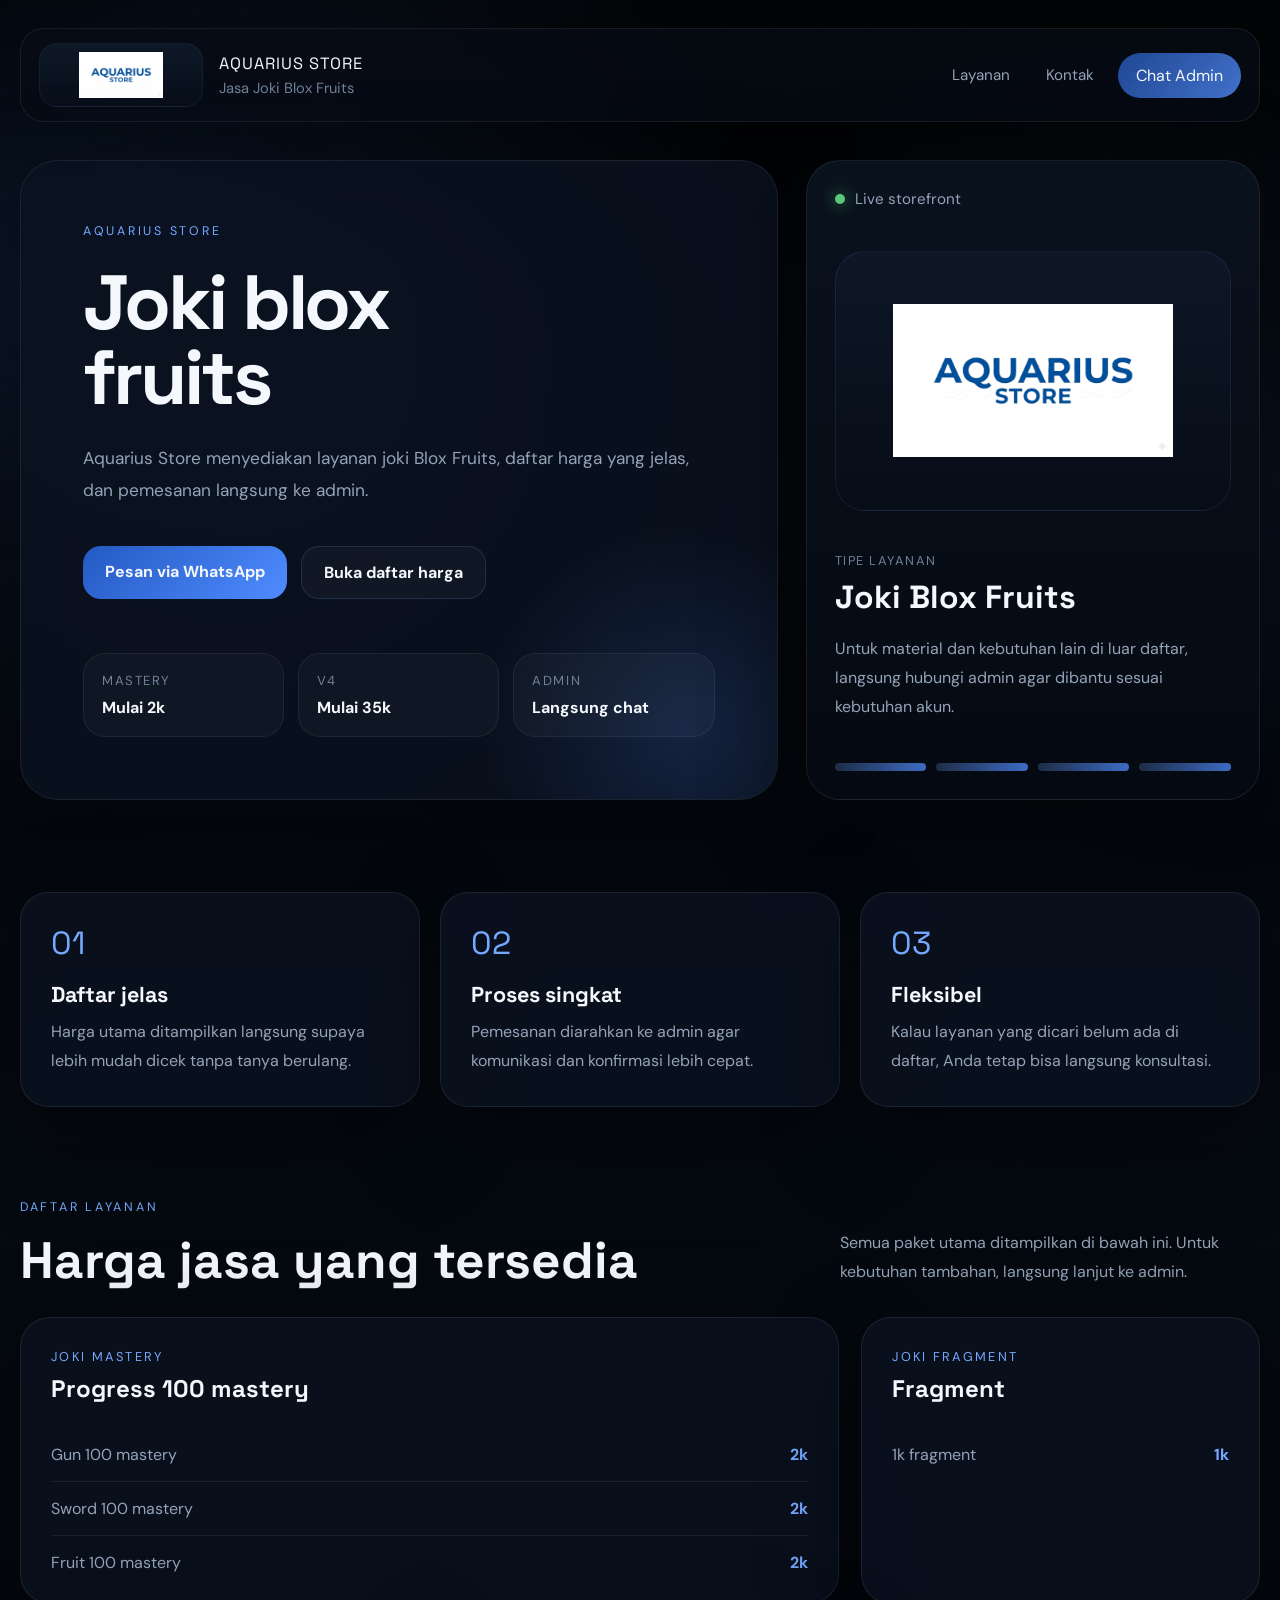
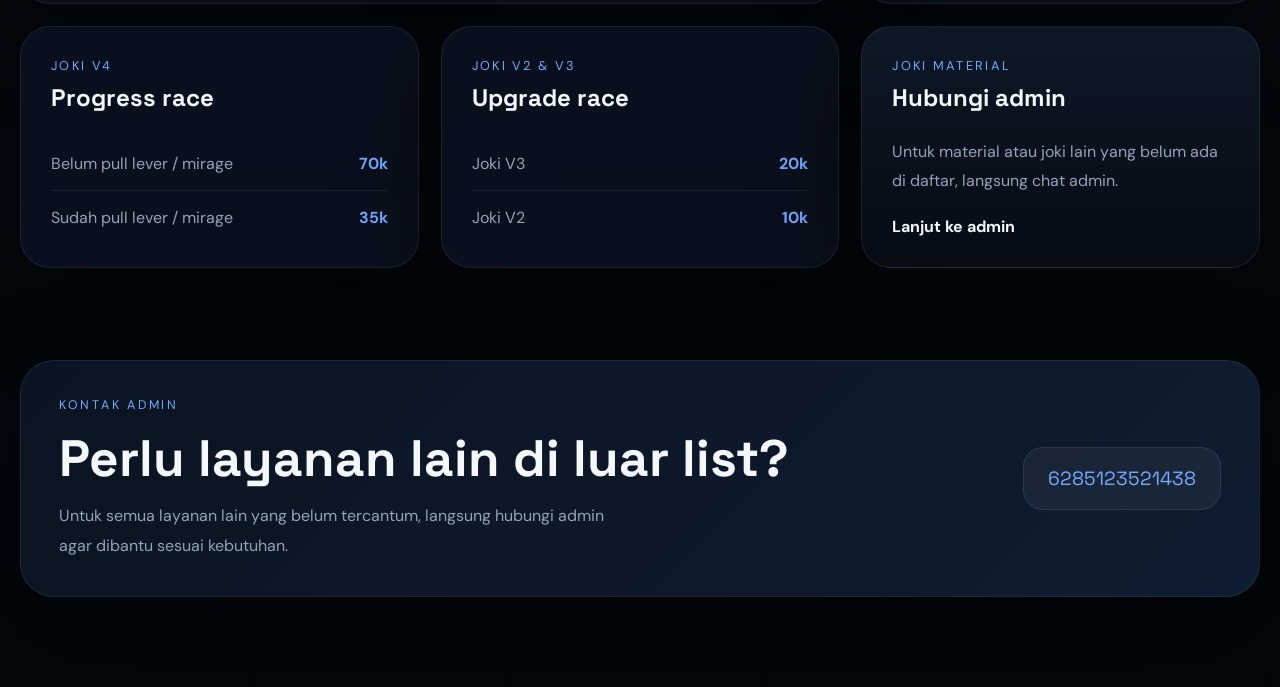
<file: index.html>
<!DOCTYPE html>
<html lang="id">
<head>
  <meta charset="UTF-8">
  <meta name="viewport" content="width=device-width, initial-scale=1.0">
  <title>Aquarius Store</title>
  <meta name="description" content="Aquarius Store menyediakan jasa joki Blox Fruits dengan tampilan gelap modern dan pemesanan langsung ke admin.">
  <link rel="preconnect" href="https://fonts.googleapis.com">
  <link rel="preconnect" href="https://fonts.gstatic.com" crossorigin>
  <link href="https://fonts.googleapis.com/css2?family=DM+Sans:wght@400;500;700;800&family=Space+Grotesk:wght@500;700&display=swap" rel="stylesheet">
  <link rel="stylesheet" href="style.css">
</head>
<body>
  <div class="ambient ambient-one"></div>
  <div class="ambient ambient-two"></div>

  <div class="page-shell">
    <header class="masthead">
      <nav class="topbar">
        <a class="brand-lockup" href="#home">
          <img class="brand-logo" src="aquarius.png" alt="Logo Aquarius Store">
          <div class="brand-copy">
            <span class="brand-name">Aquarius Store</span>
            <span class="brand-subtitle">Jasa Joki Blox Fruits</span>
          </div>
        </a>

        <div class="topbar-actions">
          <a class="mini-link" href="#catalog">Layanan</a>
          <a class="mini-link" href="#contact">Kontak</a>
          <a class="cta-pill" href="https://wa.me/6285123521438" target="_blank" rel="noreferrer">Chat Admin</a>
        </div>
      </nav>

      <section class="hero-panel" id="home">
        <div class="hero-left">
          <p class="section-tag">Aquarius Store</p>
          <h1>Joki blox fruits</h1>
          <p class="hero-description">
            Aquarius Store menyediakan layanan joki Blox Fruits,
            daftar harga yang jelas, dan pemesanan langsung ke admin.
          </p>

          <div class="hero-buttons">
            <a class="primary-action" href="https://wa.me/6285123521438" target="_blank" rel="noreferrer">Pesan via WhatsApp</a>
            <a class="ghost-action" href="#catalog">Buka daftar harga</a>
          </div>

          <div class="hero-metrics">
            <article class="metric-card">
              <span class="metric-label">Mastery</span>
              <strong>Mulai 2k</strong>
            </article>
            <article class="metric-card">
              <span class="metric-label">V4</span>
              <strong>Mulai 35k</strong>
            </article>
            <article class="metric-card">
              <span class="metric-label">Admin</span>
              <strong>Langsung chat</strong>
            </article>
          </div>
        </div>

        <div class="hero-right">
          <div class="showcase-card">
            <div class="showcase-top">
              <span class="status-dot"></span>
              <p>Live storefront</p>
            </div>

            <div class="logo-frame">
              <img src="aquarius.png" alt="Logo Aquarius Store">
            </div>

            <div class="showcase-info">
              <div>
                <p class="info-label">Tipe layanan</p>
                <h2>Joki Blox Fruits</h2>
              </div>
              <p class="info-text">
                Untuk material dan kebutuhan lain di luar daftar, langsung hubungi admin agar dibantu sesuai kebutuhan akun.
              </p>
            </div>

            <div class="signal-bars">
              <span></span>
              <span></span>
              <span></span>
              <span></span>
            </div>
          </div>
        </div>
      </section>
    </header>

    <main>
      <section class="value-strip">
        <article class="value-card">
          <p class="value-number">01</p>
          <h3>Daftar jelas</h3>
          <p>Harga utama ditampilkan langsung supaya lebih mudah dicek tanpa tanya berulang.</p>
        </article>
        <article class="value-card">
          <p class="value-number">02</p>
          <h3>Proses singkat</h3>
          <p>Pemesanan diarahkan ke admin agar komunikasi dan konfirmasi lebih cepat.</p>
        </article>
        <article class="value-card">
          <p class="value-number">03</p>
          <h3>Fleksibel</h3>
          <p>Kalau layanan yang dicari belum ada di daftar, Anda tetap bisa langsung konsultasi.</p>
        </article>
      </section>

      <section class="catalog-section" id="catalog">
        <div class="catalog-head">
          <div>
            <p class="section-tag">Daftar Layanan</p>
            <h2>Harga jasa yang tersedia</h2>
          </div>
          <p class="catalog-copy">
            Semua paket utama ditampilkan di bawah ini. Untuk kebutuhan tambahan, langsung lanjut ke admin.
          </p>
        </div>

        <div class="catalog-grid">
          <article class="catalog-card wide-card">
            <div class="catalog-title">
              <p>Joki Mastery</p>
              <h3>Progress 100 mastery</h3>
            </div>
            <ul class="price-list">
              <li><span>Gun 100 mastery</span><strong>2k</strong></li>
              <li><span>Sword 100 mastery</span><strong>2k</strong></li>
              <li><span>Fruit 100 mastery</span><strong>2k</strong></li>
            </ul>
          </article>

          <article class="catalog-card compact-card">
            <div class="catalog-title">
              <p>Joki Fragment</p>
              <h3>Fragment</h3>
            </div>
            <ul class="price-list">
              <li><span>1k fragment</span><strong>1k</strong></li>
            </ul>
          </article>

          <article class="catalog-card">
            <div class="catalog-title">
              <p>Joki V4</p>
              <h3>Progress race</h3>
            </div>
            <ul class="price-list">
              <li><span>Belum pull lever / mirage</span><strong>70k</strong></li>
              <li><span>Sudah pull lever / mirage</span><strong>35k</strong></li>
            </ul>
          </article>

          <article class="catalog-card">
            <div class="catalog-title">
              <p>Joki V2 & V3</p>
              <h3>Upgrade race</h3>
            </div>
            <ul class="price-list">
              <li><span>Joki V3</span><strong>20k</strong></li>
              <li><span>Joki V2</span><strong>10k</strong></li>
            </ul>
          </article>

          <article class="catalog-card support-card">
            <div class="catalog-title">
              <p>Joki Material</p>
              <h3>Hubungi admin</h3>
            </div>
            <p class="support-copy">Untuk material atau joki lain yang belum ada di daftar, langsung chat admin.</p>
            <a class="support-link" href="https://wa.me/6285123521438" target="_blank" rel="noreferrer">Lanjut ke admin</a>
          </article>
        </div>
      </section>

      <section class="contact-banner" id="contact">
        <div class="contact-copy">
          <p class="section-tag">Kontak Admin</p>
          <h2>Perlu layanan lain di luar list?</h2>
          <p>
            Untuk semua layanan lain yang belum tercantum, langsung hubungi admin agar dibantu sesuai kebutuhan.
          </p>
        </div>

        <a class="contact-number" href="https://wa.me/6285123521438" target="_blank" rel="noreferrer">
          6285123521438
        </a>
      </section>
    </main>
  </div>
</body>
</html>
</file>
<file: style.css>
:root {
  --bg: #04070b;
  --bg-soft: #0a1220;
  --panel: rgba(11, 18, 31, 0.88);
  --panel-strong: rgba(7, 13, 24, 0.96);
  --line: rgba(111, 158, 255, 0.16);
  --line-soft: rgba(255, 255, 255, 0.08);
  --text-main: #f4f7fb;
  --text-soft: #94a3b8;
  --text-dim: #6f8098;
  --blue: #4f8cff;
  --blue-strong: #75a8ff;
  --shadow: 0 30px 100px rgba(0, 0, 0, 0.45);
}

* {
  box-sizing: border-box;
}

html {
  scroll-behavior: smooth;
}

body {
  margin: 0;
  min-height: 100vh;
  font-family: "DM Sans", sans-serif;
  color: var(--text-main);
  background:
    radial-gradient(circle at 18% 14%, rgba(79, 140, 255, 0.14), transparent 24%),
    radial-gradient(circle at 86% 18%, rgba(117, 168, 255, 0.08), transparent 18%),
    linear-gradient(180deg, #020406 0%, #050a11 48%, #03060a 100%);
  overflow-x: hidden;
}

body::before {
  content: "";
  position: fixed;
  inset: 0;
  background:
    linear-gradient(rgba(255, 255, 255, 0.02) 1px, transparent 1px),
    linear-gradient(90deg, rgba(255, 255, 255, 0.02) 1px, transparent 1px);
  background-size: 48px 48px;
  mask-image: linear-gradient(to bottom, rgba(0, 0, 0, 0.45), transparent 90%);
  pointer-events: none;
}

.ambient {
  position: fixed;
  border-radius: 999px;
  filter: blur(90px);
  opacity: 0.45;
  pointer-events: none;
}

.ambient-one {
  width: 320px;
  height: 320px;
  left: -90px;
  top: 120px;
  background: rgba(43, 90, 175, 0.22);
}

.ambient-two {
  width: 360px;
  height: 360px;
  right: -120px;
  top: 380px;
  background: rgba(18, 55, 121, 0.22);
}

.page-shell {
  width: min(1260px, calc(100% - 40px));
  margin: 0 auto;
  padding: 28px 0 90px;
  position: relative;
}

.masthead {
  margin-bottom: 92px;
}

.topbar {
  display: flex;
  align-items: center;
  justify-content: space-between;
  gap: 18px;
  margin-bottom: 38px;
  padding: 14px 18px;
  background: rgba(7, 12, 21, 0.72);
  border: 1px solid var(--line-soft);
  border-radius: 24px;
  backdrop-filter: blur(16px);
  box-shadow: var(--shadow);
}

.brand-lockup {
  display: flex;
  align-items: center;
  gap: 16px;
  color: inherit;
  text-decoration: none;
}

.brand-logo {
  width: 164px;
  height: 64px;
  object-fit: contain;
  padding: 8px 10px;
  border-radius: 18px;
  background: linear-gradient(180deg, rgba(14, 24, 39, 0.98), rgba(8, 15, 27, 0.98));
  border: 1px solid rgba(117, 168, 255, 0.08);
}

.brand-copy {
  display: flex;
  flex-direction: column;
  gap: 4px;
}

.brand-name {
  font-family: "Space Grotesk", sans-serif;
  font-size: 1.02rem;
  letter-spacing: 0.06em;
  text-transform: uppercase;
}

.brand-subtitle {
  color: var(--text-dim);
  font-size: 0.92rem;
}

.topbar-actions {
  display: flex;
  align-items: center;
  gap: 12px;
  flex-wrap: wrap;
}

.mini-link,
.cta-pill,
.primary-action,
.ghost-action,
.support-link,
.contact-number {
  text-decoration: none;
}

.mini-link {
  color: var(--text-soft);
  font-size: 0.95rem;
  padding: 10px 12px;
}

.cta-pill {
  color: var(--text-main);
  padding: 12px 18px;
  border-radius: 999px;
  background: linear-gradient(135deg, rgba(32, 75, 155, 0.95), rgba(71, 119, 213, 0.95));
}

.hero-panel {
  display: grid;
  grid-template-columns: minmax(0, 1.25fr) minmax(320px, 0.75fr);
  gap: 28px;
}

.hero-left,
.showcase-card,
.value-card,
.catalog-card,
.contact-banner {
  border: 1px solid var(--line-soft);
  background: var(--panel);
  box-shadow: var(--shadow);
  backdrop-filter: blur(20px);
}

.hero-left {
  border-radius: 38px;
  padding: 62px;
  min-height: 640px;
  display: flex;
  flex-direction: column;
  justify-content: space-between;
  position: relative;
  overflow: hidden;
}

.hero-left::after {
  content: "";
  position: absolute;
  width: 420px;
  height: 420px;
  right: -120px;
  bottom: -140px;
  border-radius: 50%;
  background: radial-gradient(circle, rgba(79, 140, 255, 0.16), transparent 68%);
}

.section-tag {
  margin: 0 0 20px;
  color: var(--blue-strong);
  font-size: 0.78rem;
  text-transform: uppercase;
  letter-spacing: 0.22em;
}

h1,
h2,
h3 {
  margin-top: 0;
}

h1 {
  margin-bottom: 22px;
  max-width: 10ch;
  font-family: "Space Grotesk", sans-serif;
  font-size: clamp(3.2rem, 6vw, 6rem);
  line-height: 0.98;
  letter-spacing: -0.04em;
}

.hero-description {
  max-width: 58ch;
  margin: 0 0 34px;
  color: var(--text-soft);
  font-size: 1.08rem;
  line-height: 1.85;
}

.hero-buttons {
  display: flex;
  gap: 14px;
  flex-wrap: wrap;
  margin-bottom: 48px;
}

.primary-action,
.ghost-action {
  padding: 15px 22px;
  border-radius: 18px;
  font-weight: 700;
}

.primary-action {
  color: var(--text-main);
  background: linear-gradient(135deg, #2459c2, #4f8cff);
}

.ghost-action {
  color: var(--text-main);
  border: 1px solid rgba(117, 168, 255, 0.16);
  background: rgba(255, 255, 255, 0.03);
}

.hero-metrics {
  display: grid;
  grid-template-columns: repeat(3, 1fr);
  gap: 14px;
  position: relative;
  z-index: 1;
}

.metric-card {
  padding: 18px;
  border-radius: 22px;
  background: rgba(255, 255, 255, 0.03);
  border: 1px solid rgba(255, 255, 255, 0.06);
}

.metric-label {
  display: block;
  margin-bottom: 8px;
  color: var(--text-dim);
  font-size: 0.82rem;
  text-transform: uppercase;
  letter-spacing: 0.12em;
}

.metric-card strong {
  font-size: 1rem;
}

.hero-right {
  display: flex;
}

.showcase-card {
  width: 100%;
  border-radius: 34px;
  padding: 28px;
  min-height: 640px;
  display: flex;
  flex-direction: column;
  justify-content: space-between;
  background:
    linear-gradient(180deg, rgba(10, 18, 30, 0.98), rgba(5, 10, 18, 0.98));
}

.showcase-top {
  display: flex;
  align-items: center;
  gap: 10px;
  color: var(--text-soft);
  font-size: 0.95rem;
}

.showcase-top p {
  margin: 0;
}

.status-dot {
  width: 10px;
  height: 10px;
  border-radius: 50%;
  background: #59c777;
  box-shadow: 0 0 16px rgba(89, 199, 119, 0.7);
}

.logo-frame {
  min-height: 260px;
  display: grid;
  place-items: center;
  padding: 24px;
  border-radius: 30px;
  border: 1px solid rgba(117, 168, 255, 0.1);
  background:
    linear-gradient(180deg, rgba(14, 24, 39, 0.95), rgba(7, 13, 24, 0.98));
}

.logo-frame img {
  width: min(100%, 280px);
  height: auto;
  object-fit: contain;
}

.showcase-info {
  display: grid;
  gap: 18px;
}

.info-label {
  margin: 0 0 8px;
  color: var(--text-dim);
  font-size: 0.8rem;
  letter-spacing: 0.12em;
  text-transform: uppercase;
}

.showcase-info h2 {
  margin-bottom: 0;
  font-family: "Space Grotesk", sans-serif;
  font-size: 2rem;
}

.info-text {
  margin: 0;
  color: var(--text-soft);
  line-height: 1.8;
}

.signal-bars {
  display: grid;
  grid-template-columns: repeat(4, 1fr);
  gap: 10px;
}

.signal-bars span {
  height: 8px;
  border-radius: 999px;
  background: linear-gradient(90deg, rgba(117, 168, 255, 0.22), rgba(79, 140, 255, 0.75));
}

.value-strip {
  display: grid;
  grid-template-columns: repeat(3, 1fr);
  gap: 20px;
  margin-bottom: 92px;
}

.value-card {
  padding: 30px;
  border-radius: 28px;
}

.value-number {
  margin: 0 0 18px;
  color: var(--blue-strong);
  font-family: "Space Grotesk", sans-serif;
  font-size: 2rem;
}

.value-card h3 {
  margin-bottom: 10px;
  font-family: "Space Grotesk", sans-serif;
  font-size: 1.35rem;
}

.value-card p:last-child {
  margin: 0;
  color: var(--text-soft);
  line-height: 1.8;
}

.catalog-section {
  margin-bottom: 92px;
}

.catalog-head {
  display: flex;
  justify-content: space-between;
  align-items: end;
  gap: 24px;
  margin-bottom: 30px;
}

.catalog-head h2,
.contact-copy h2 {
  margin-bottom: 0;
  font-family: "Space Grotesk", sans-serif;
  font-size: clamp(2.1rem, 4vw, 3.4rem);
  line-height: 1.02;
}

.catalog-copy {
  max-width: 420px;
  margin: 0;
  color: var(--text-soft);
  line-height: 1.8;
}

.catalog-grid {
  display: grid;
  grid-template-columns: repeat(3, minmax(0, 1fr));
  gap: 22px;
}

.catalog-card {
  border-radius: 30px;
  padding: 30px;
}

.wide-card {
  grid-column: span 2;
}

.support-card {
  background:
    linear-gradient(180deg, rgba(14, 24, 39, 0.98), rgba(6, 11, 20, 0.98));
}

.catalog-title p {
  margin: 0 0 8px;
  color: var(--blue-strong);
  font-size: 0.8rem;
  text-transform: uppercase;
  letter-spacing: 0.18em;
}

.catalog-title h3 {
  margin-bottom: 24px;
  font-family: "Space Grotesk", sans-serif;
  font-size: 1.5rem;
}

.price-list {
  list-style: none;
  padding: 0;
  margin: 0;
}

.price-list li {
  display: flex;
  justify-content: space-between;
  gap: 16px;
  padding: 16px 0;
  border-bottom: 1px solid rgba(255, 255, 255, 0.07);
}

.price-list li:last-child {
  border-bottom: 0;
  padding-bottom: 0;
}

.price-list span {
  color: var(--text-soft);
}

.price-list strong {
  color: var(--blue-strong);
}

.support-copy {
  margin: 0 0 20px;
  color: var(--text-soft);
  line-height: 1.85;
}

.support-link {
  color: var(--text-main);
  font-weight: 700;
}

.contact-banner {
  display: flex;
  justify-content: space-between;
  align-items: center;
  gap: 28px;
  padding: 36px 38px;
  border-radius: 34px;
  background:
    linear-gradient(135deg, rgba(10, 20, 34, 0.98), rgba(15, 30, 50, 0.96));
}

.contact-copy p:last-child {
  max-width: 560px;
  margin: 16px 0 0;
  color: var(--text-soft);
  line-height: 1.85;
}

.contact-number {
  flex-shrink: 0;
  padding: 18px 24px;
  border-radius: 20px;
  background: rgba(255, 255, 255, 0.05);
  border: 1px solid rgba(117, 168, 255, 0.14);
  color: var(--blue-strong);
  font-family: "Space Grotesk", sans-serif;
  font-size: 1.2rem;
}

@media (max-width: 1080px) {
  .hero-panel,
  .value-strip,
  .catalog-grid,
  .catalog-head,
  .contact-banner {
    grid-template-columns: 1fr;
  }

  .hero-panel,
  .value-strip,
  .catalog-grid {
    display: grid;
  }

  .hero-panel {
    gap: 22px;
  }

  .wide-card {
    grid-column: span 1;
  }

  .catalog-head,
  .contact-banner {
    display: grid;
    align-items: start;
  }

  .catalog-copy {
    max-width: none;
  }
}

@media (max-width: 720px) {
  .page-shell {
    width: min(100% - 18px, 1260px);
    padding-bottom: 56px;
  }

  .topbar {
    padding: 16px;
  }

  .topbar,
  .topbar-actions {
    flex-direction: column;
    align-items: flex-start;
  }

  .hero-left,
  .showcase-card,
  .catalog-card,
  .value-card,
  .contact-banner {
    border-radius: 24px;
  }

  .hero-left,
  .showcase-card {
    min-height: auto;
  }

  .hero-left {
    padding: 34px 24px 24px;
  }

  .showcase-card,
  .catalog-card,
  .value-card,
  .contact-banner {
    padding: 24px;
  }

  h1 {
    max-width: none;
    font-size: 2.5rem;
  }

  .hero-buttons,
  .hero-metrics {
    grid-template-columns: 1fr;
  }

  .hero-buttons {
    display: flex;
    flex-direction: column;
  }

  .primary-action,
  .ghost-action,
  .cta-pill,
  .contact-number {
    width: 100%;
    text-align: center;
  }

  .hero-metrics {
    display: grid;
  }

  .price-list li {
    flex-direction: column;
    gap: 6px;
  }
}
</file>
